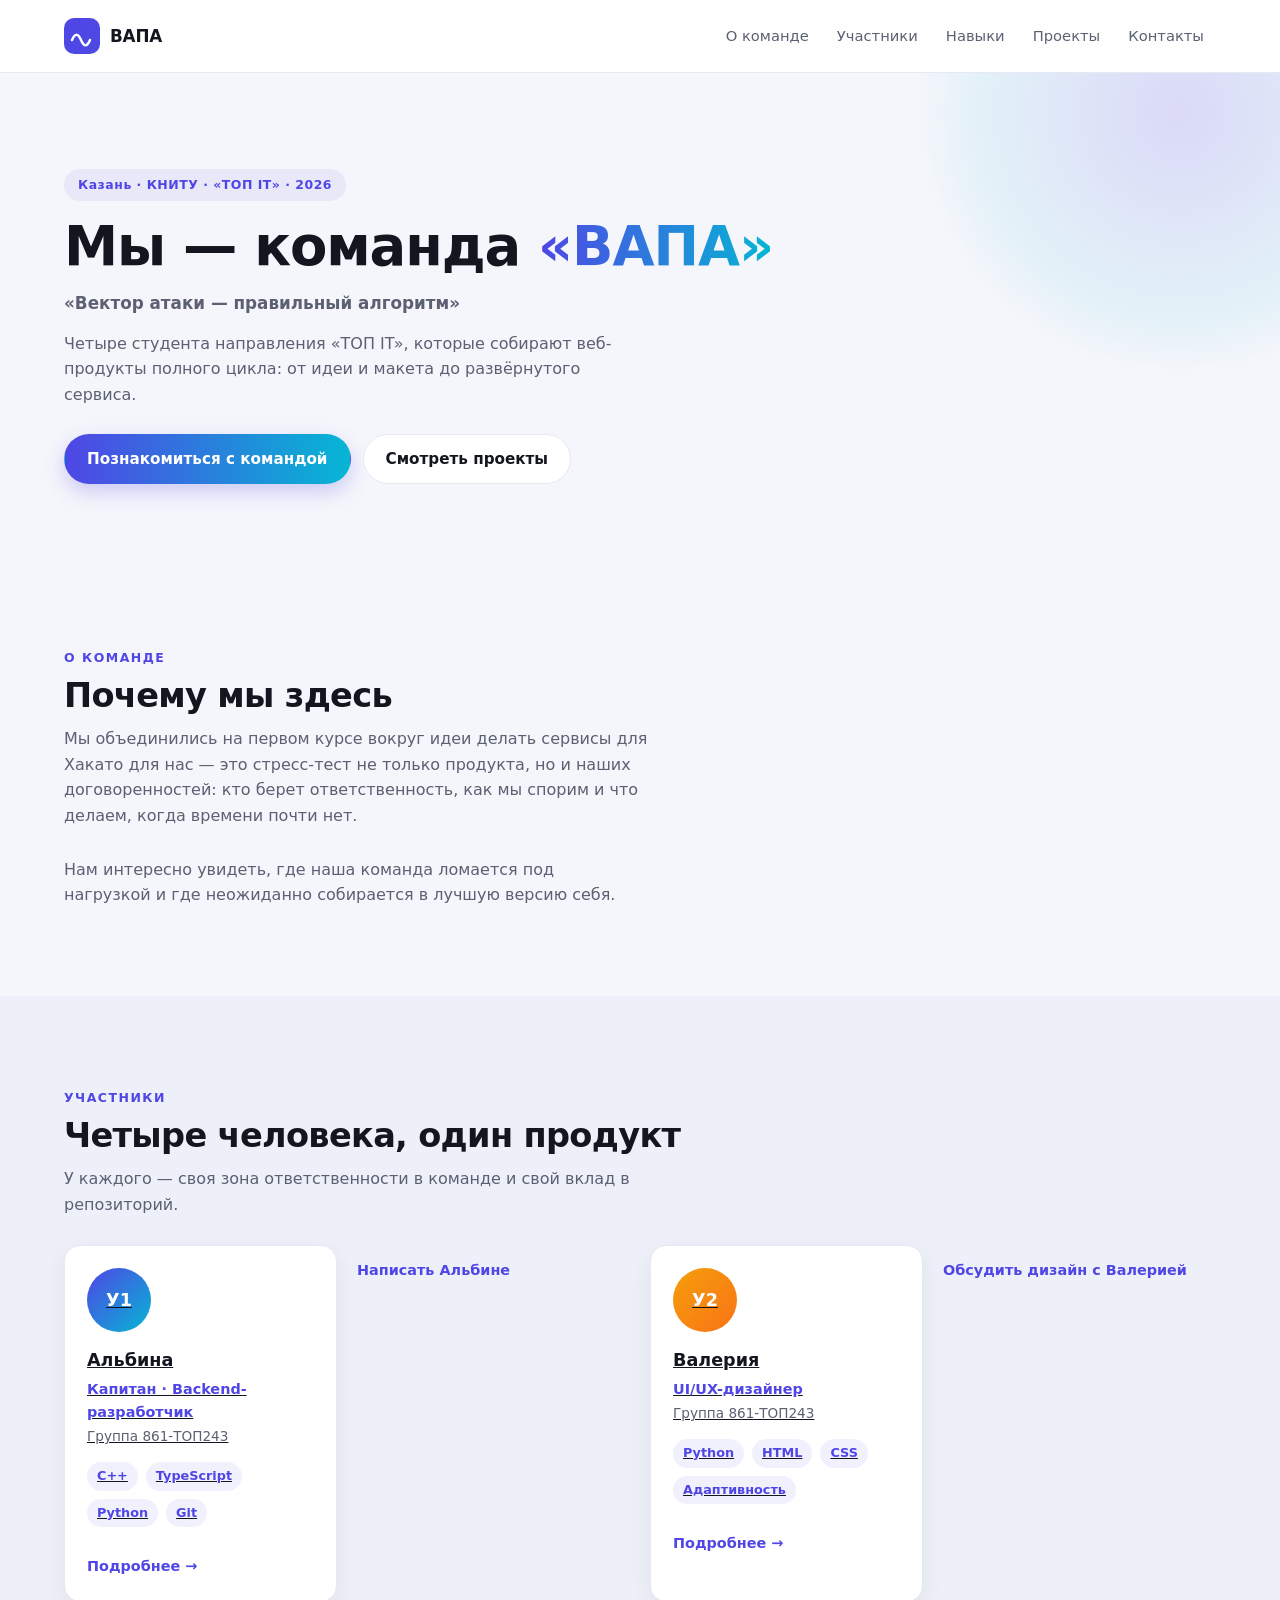
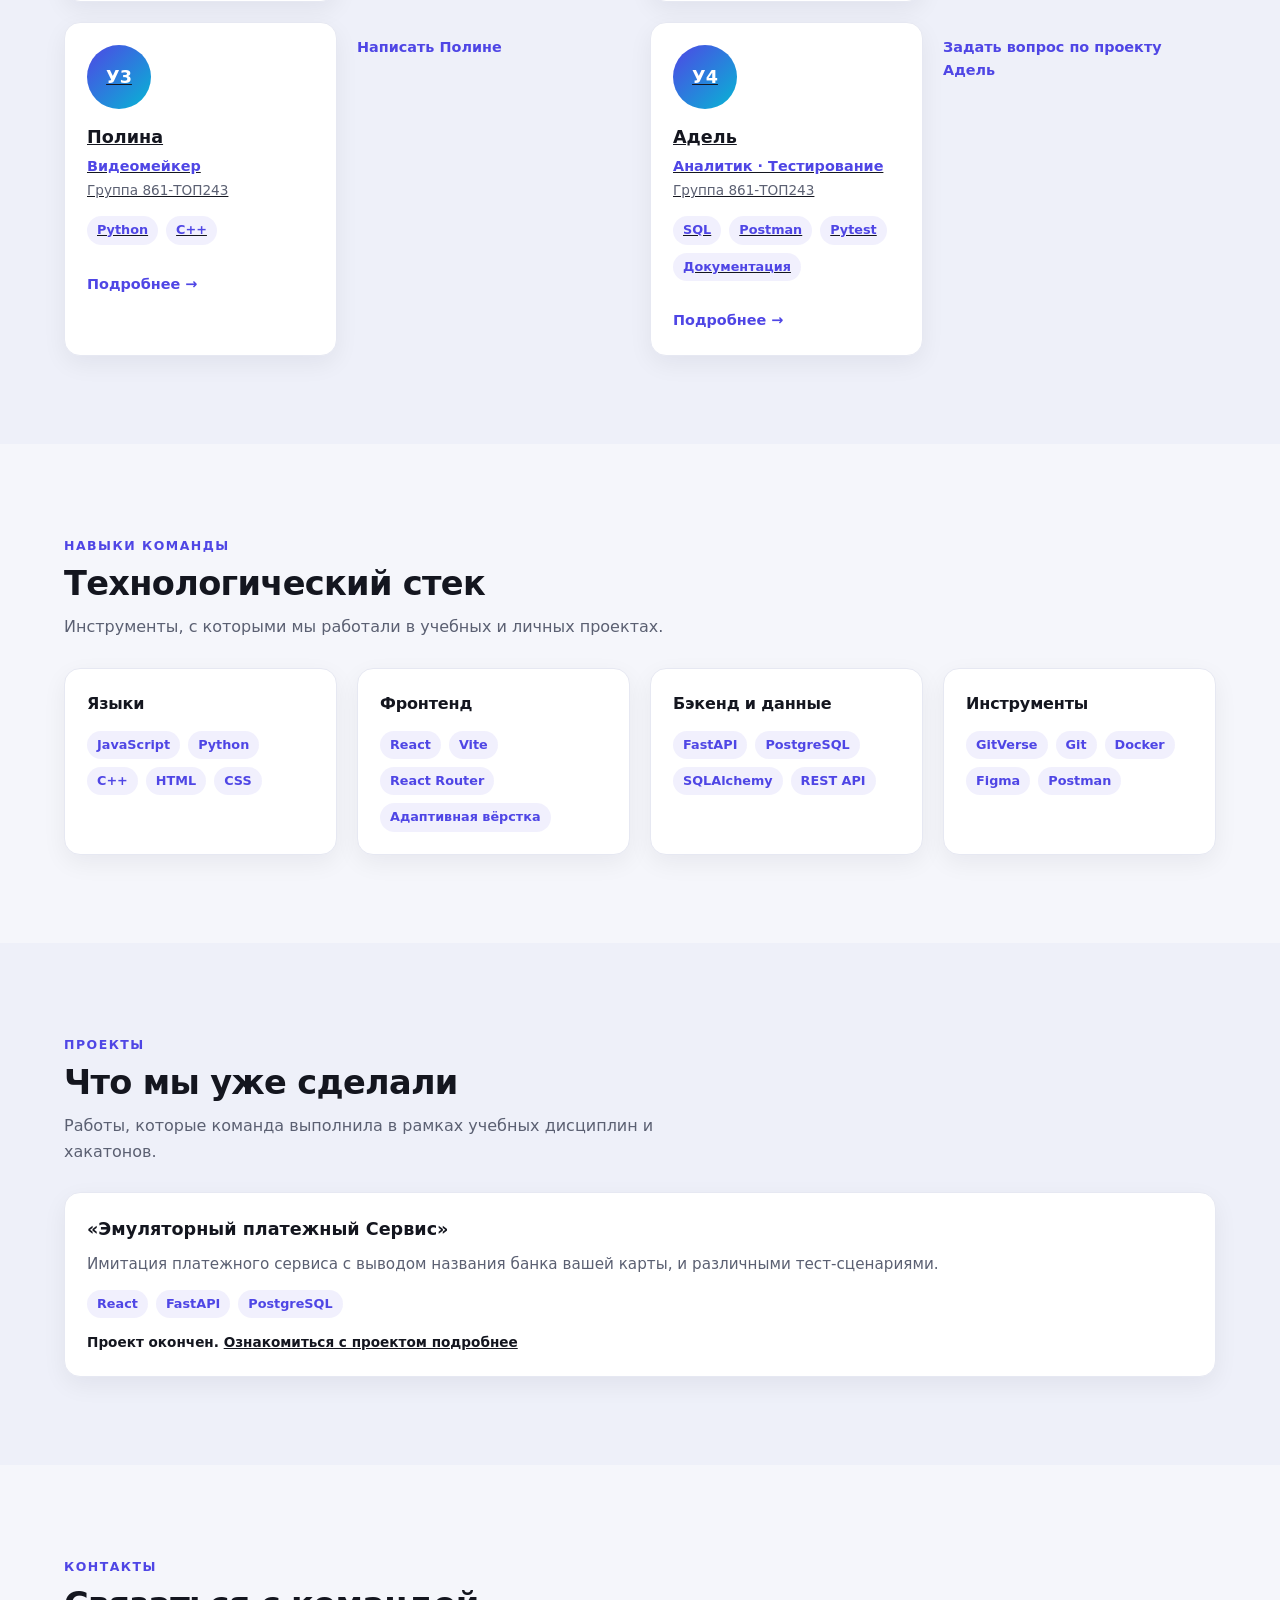
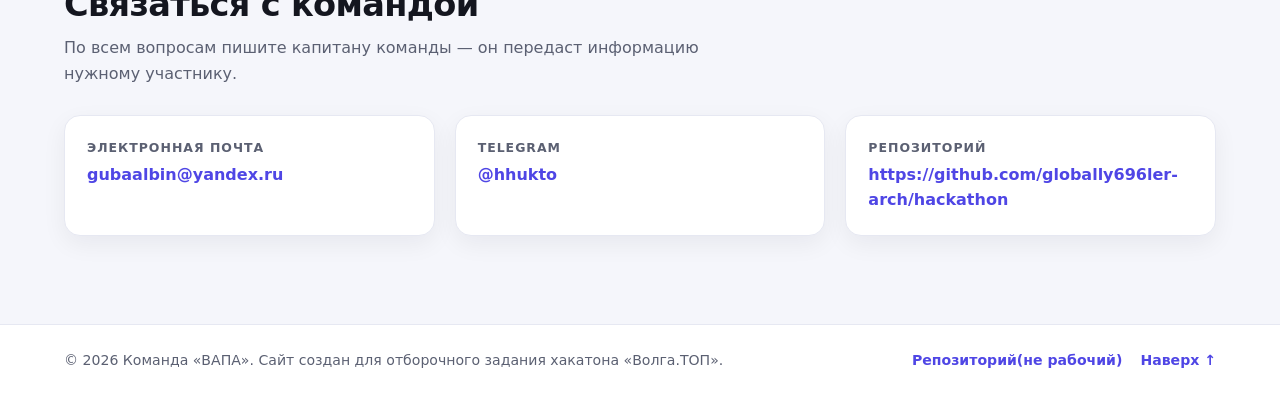
<file: index.html>
<!DOCTYPE html>
<html lang="ru">

<head>
    <meta charset="UTF-8">
    <meta name="viewport" content="width=device-width, initial-scale=1.0">
    <title>Команда «ВАПА» — сайт-визитка</title>
    <meta name="description"
        content="Сайт-визитка команды «ВАПА» — участников Всероссийского хакатона «Волга.ТОП» 2026.">
    <link rel="stylesheet" href="css/style.css">
</head>

<body>
    <a class="skip-link" href="#main">Перейти к содержанию</a>

    <!-- ================= ШАПКА ================= -->
    <header class="header">
        <div class="container header__inner">
            <a class="logo" href="#top" aria-label="ВАПА — на главную">
                <svg class="logo__mark" width="36" height="36" viewBox="0 0 36 36" fill="none" aria-hidden="true">
                    <rect width="36" height="36" rx="10" fill="url(#logoGradient)" />
                    <path d="M8 22c3-7 6-7 9 0s6 7 9 0" stroke="#fff" stroke-width="2.5" stroke-linecap="round"
                        fill="none" />
                    <defs>
                        <linearGradient id="logoGradient" x1="0" y1="0" x2="36" y2="36">
                            <stop stop-color="#4f46e5" />
                            <stop offset="1" stop-color="#06b6d4" />
                        </linearGradient>
                    </defs>
                </svg>
                <span class="logo__text">ВАПА</span>
            </a>

            <button class="burger" type="button" aria-label="Открыть меню" aria-expanded="false" aria-controls="nav">
                <span></span><span></span><span></span>
            </button>

            <nav class="nav" id="nav" aria-label="Основное меню">
                <ul class="nav__list">
                    <li><a href="#about">О команде</a></li>
                    <li><a href="#team">Участники</a></li>
                    <li><a href="#skills">Навыки</a></li>
                    <li><a href="#projects">Проекты</a></li>
                    <li><a href="#contacts">Контакты</a></li>
                </ul>
            </nav>
        </div>
    </header>

    <main id="main">
        <!-- ================= ГЕРОЙ-БЛОК ================= -->
        <section class="hero" id="top">
            <div class="container">
                <p class="hero__badge">Казань · КНИТУ · «ТОП IT» · 2026</p>
                <h1 class="hero__title">
                    Мы — команда <span class="hero__accent">«ВАПА»</span>
                </h1>
                <p class="hero__motto">«Вектор атаки — правильный алгоритм»</p>
                <p class="hero__lead">
                    Четыре студента направления «ТОП IT», которые собирают веб-продукты
                    полного цикла: от идеи и макета до развёрнутого сервиса.
                </p>
                <div class="hero__actions">
                    <a class="btn btn--primary" href="#team">Познакомиться с командой</a>
                    <a class="btn btn--ghost" href="#projects">Смотреть проекты</a>
                </div>
            </div>
        </section>

        <!-- ================= О КОМАНДЕ ================= -->
        <section class="section" id="about">
            <div class="container">
                <div class="section__head">
                    <span class="kicker">О команде</span>
                    <h2 class="section__title">Почему мы здесь</h2>
                    <p class="section__lead">
                        Мы объединились на первом курсе вокруг идеи делать сервисы для
                        Хакато для нас — это стресс-тест не только продукта, но и наших договоренностей: кто берет
                        ответственность, как мы спорим и что делаем, когда времени почти нет.
                    </p>
                </div>
                <div class="about">
                    <p class="about__text">
                        Нам интересно увидеть, где наша команда ломается под нагрузкой и где неожиданно собирается в
                        лучшую версию себя.

                    </p>
                </div>
            </div>
        </section>

        <!-- ================= УЧАСТНИКИ ================= -->
        <section class="section section--muted" id="team">
            <div class="container">
                <div class="section__head">
                    <span class="kicker">Участники</span>
                    <h2 class="section__title"> Четыре человека, один продукт</h2>
                    <p class="section__lead">
                        У каждого — своя зона ответственности в команде и свой вклад в репозиторий.
                    </p>
                </div>

                <div class="grid grid--team">
                    <a class="card member" href="member.html?id=1">
                        <div class="member__avatar" aria-hidden="true">У1</div>
                        <h3 class="member__name">Альбина</h3>
                        <p class="member__role">Капитан · Backend-разработчик</p>
                        <p class="member__group">Группа 861-ТОП243</p>
                        <ul class="chips" aria-label="Навыки участника">
                            <li>C++</li>
                            <li>TypeScript</li>
                            <li>Python</li>
                            <li>Git</li>
                        </ul>
                         <span class="member__contact">Подробнее →</span>
                        <a class="member__contact" href="https://mail.yandex.ru/?uid=1088768011#/inbox">Написать Альбине</a>
                    </a>

                    <a class="card member" href="member.html?id=2">
                        <div class="member__avatar" aria-hidden="true">У2</div>
                        <h3 class="member__name">Валерия</h3>
                        <p class="member__role">UI/UX-дизайнер</p>
                        <p class="member__group">Группа 861-ТОП243</p>
                        <ul class="chips" aria-label="Навыки участника">
                            <li>Python</li>
                            <li>HTML</li>
                            <li>CSS</li>
                            <li>Адаптивность</li>
                        </ul>
                        <span class="member__contact">Подробнее →</span>
                        <a class="member__contact" href="https://mail.google.com/mail/?view=cm&fs=1&to=globally696ler@gmail.com">Обсудить дизайн с Валерией</a>
                    </a>

                     <a class="card member" href="member.html?id=3">
                        <div class="member__avatar" aria-hidden="true">У3</div>
                        <h3 class="member__name">Полина</h3>
                        <p class="member__role">Видеомейкер</p>
                        <p class="member__group">Группа 861-ТОП243</p>
                        <ul class="chips" aria-label="Навыки участника">
                            <li>Python</li>
                            <li>C++</li>
                        </ul>
                         <span class="member__contact">Подробнее →</span>
                        <a class="member__contact" href="https://mail.google.com/mail/?view=cm&fs=1&to=po12linka@gmail.com"">Написать Полине</a>
                    </a>

                    <a class="card member" href="member.html?id=4">
                        <div class="member__avatar" aria-hidden="true">У4</div>
                        <h3 class="member__name">Адель</h3>
                        <p class="member__role">Аналитик · Тестирование</p>
                        <p class="member__group">Группа 861-ТОП243</p>
                        <ul class="chips" aria-label="Навыки участника">
                            <li>SQL</li>
                            <li>Postman</li>
                            <li>Pytest</li>
                            <li>Документация</li>
                        </ul>
                        <span class="member__contact">Подробнее →</span>
                        <a class="member__contact" href="https://mail.yandex.ru/?uid=1088768011#/inbox">Задать вопрос по проекту Адель</a>
                    </a>
                </div>
            </div>
        </section>

        <!-- ================= НАВЫКИ ================= -->
        <section class="section" id="skills">
            <div class="container">
                <div class="section__head">
                    <span class="kicker">Навыки команды</span>
                    <h2 class="section__title">Технологический стек</h2>
                    <p class="section__lead">
                        Инструменты, с которыми мы работали в учебных и личных проектах.
                    </p>
                </div>

                <div class="grid grid--skills">
                    <article class="card skill-card">
                        <h3 class="skill-card__title">Языки</h3>
                        <ul class="chips">
                            <li>JavaScript</li>
                            <li>Python</li>
                            <li>C++</li>
                            <li>HTML</li>
                            <li>CSS</li>
                        </ul>
                    </article>

                    <article class="card skill-card">
                        <h3 class="skill-card__title">Фронтенд</h3>
                        <ul class="chips">
                            <li>React</li>
                            <li>Vite</li>
                            <li>React Router</li>
                            <li>Адаптивная вёрстка</li>
                        </ul>
                    </article>

                    <article class="card skill-card">
                        <h3 class="skill-card__title">Бэкенд и данные</h3>
                        <ul class="chips">
                            <li>FastAPI</li>
                            <li>PostgreSQL</li>
                            <li>SQLAlchemy</li>
                            <li>REST API</li>
                        </ul>
                    </article>

                    <article class="card skill-card">
                        <h3 class="skill-card__title">Инструменты</h3>
                        <ul class="chips">
                            <li>GitVerse</li>
                            <li>Git</li>
                            <li>Docker</li>
                            <li>Figma</li>
                            <li>Postman</li>
                        </ul>
                    </article>
                </div>
            </div>
        </section>

        <!-- ================= ПРОЕКТЫ ================= -->
        <section class="section section--muted" id="projects">
            <div class="container">
                <div class="section__head">
                    <span class="kicker">Проекты</span>
                    <h2 class="section__title">Что мы уже сделали</h2>
                    <p class="section__lead">
                        Работы, которые команда выполнила в рамках учебных дисциплин и хакатонов.
                    </p>
                </div>

                <div class="grid grid--projects">
                    <article class="card project">
                        <h3 class="project__title">«Эмуляторный платежный Сервис»</h3>
                        <p class="project__text">
                            Имитация платежного сервиса с выводом названия банка вашей карты, и различными тест-сценариями. 
                        </p>
                        <ul class="chips">
                            <li>React</li>
                            <li>FastAPI</li>
                            <li>PostgreSQL</li>
                        </ul>
                        <p class="project__status">
    Проект окончен. <a href="https://github.com/globally696ler-arch/case_1" target="_blank" rel="noopener">Ознакомиться с проектом подробнее</a>
</p>
                        </article>
                    </div>   
                </div>   
    </section>
        <!-- ================= КОНТАКТЫ ================= -->
        <section class="section" id="contacts">
            <div class="container">
                <div class="section__head">
                    <span class="kicker">Контакты</span>
                    <h2 class="section__title">Связаться с командой</h2>
                    <p class="section__lead">
                        По всем вопросам пишите капитану команды — он передаст информацию нужному участнику.
                    </p>
                </div>

                <div class="grid grid--contacts">
                    <a class="card contact" href="https://mail.yandex.ru/?uid=1088768011#/inbox">
                        <span class="contact__label">Электронная почта</span>
                        <span class="contact__value">gubaalbin@yandex.ru</span>
                    </a>
                    <a class="card contact" href="https://t.me/hhukto" target="_blank" rel="noopener">
                        <span class="contact__label">Telegram</span>
                        <span class="contact__value">@hhukto</span>
                    </a>
                    <a class="card contact" href="https://github.com/globally696ler-arch/hackathon" target="_blank" rel="noopener">
                        <span class="contact__label">Репозиторий</span>
                        <span class="contact__value">https://github.com/globally696ler-arch/hackathon</span>
                    </a>
                </div>
            </div>
        </section>
    </main>

    <!-- ================= ПОДВАЛ ================= -->
    <footer class="footer">
        <div class="container footer__inner">
            <p class="footer__text">
                © 2026 Команда «ВАПА». Сайт создан для отборочного задания хакатона «Волга.ТОП».
            </p>
            <div class="footer__links">
                <a href="https://gitverse.ru/volga-byte" target="_blank" rel="noopener">Репозиторий(не рабочий)</a>
                <a href="#top">Наверх ↑</a>
            </div>
        </div>
    </footer>

    <script>
        // Мобильное меню: открытие/закрытие и автозакрытие при переходе по ссылке
        const burger = document.querySelector('.burger');
        const nav = document.getElementById('nav');

        burger.addEventListener('click', () => {
            const isOpen = nav.classList.toggle('is-open');
            burger.classList.toggle('is-active', isOpen);
            burger.setAttribute('aria-expanded', String(isOpen));
            burger.setAttribute('aria-label', isOpen ? 'Закрыть меню' : 'Открыть меню');
        });

        nav.querySelectorAll('a').forEach((link) => {
            link.addEventListener('click', () => {
                nav.classList.remove('is-open');
                burger.classList.remove('is-active');
                burger.setAttribute('aria-expanded', 'false');
            });
        });
    </script>
</body>

</html>
</file>
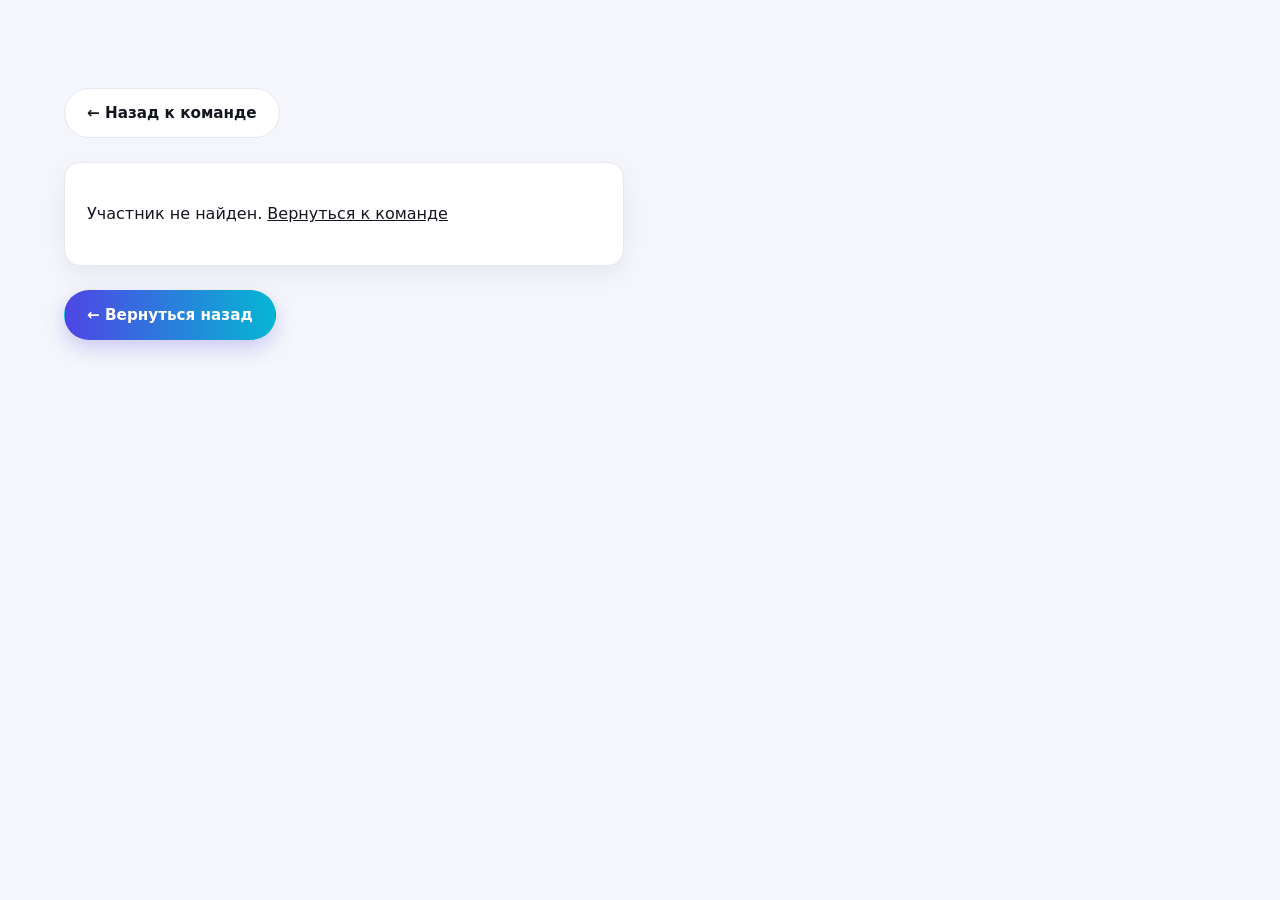
<file: member.html>
<!DOCTYPE html>
<html lang="ru">

<head>
    <meta charset="UTF-8">
    <meta name="viewport" content="width=device-width, initial-scale=1.0">
    <title>Участник команды «ВАПА»</title>
    <link rel="stylesheet" href="css/style.css">
</head>

<body>
    <main class="section" id="main">
        <div class="container">
            <a class="btn btn--ghost" href="index.html#team">← Назад к команде</a>

            <article class="card member" id="memberCard" style="margin-top:24px; max-width:560px;">
                <div class="member__avatar" id="mAvatar" aria-hidden="true"></div>
                <h1 class="member__name" id="mName"></h1>
                <p class="member__role" id="mRole"></p>
                <p class="member__group" id="mGroup"></p>
                <p class="member__info" id="mInfo"></p>
                <ul class="chips" id="mSkills" aria-label="Навыки участника"></ul>
                <a class="member__contact" id="mMail" href="#">Написать</a>
            </article>

            <p style="margin-top:24px;">
                <a class="btn btn--primary" href="index.html#team">← Вернуться назад</a>
            </p>
        </div>
    </main>

    <script>
        const members = {
            "1": {
                avatar: "У1",
                name: "Губеева Альбина",
                info:"Здравствуйте!Меня зовут Альбина.Добро пожаловать на мою страницу.Здесь вы найдете информацию обо мне и моем опыте.Если вам близко то,чем я занимаюсь,—буду рада общению и сотрудничеству.",
                role: "Капитан · Backend-разработчик",
                group: "Группа 861-ТОП243",
                skills: [ "TypeScript", "Git" , "Python", "C++"],
                mail: "gubaalbin@yandex.ru"
            },
            "2": {
                avatar: "у2",
                name: "Валерия",
                info:"",
                role: "UI/UX-дизайнер",
                group: "Группа 861-ТОП243",
                skills: ["Python", "HTML", "CSS", "Адаптивность"],
                mail: "globally696ler@gmail.com"
            },
            "3": {
                avatar: "У3",
                name: "Полина",
                info:"",
                role: "Видеомейкер",
                group: "Группа 861-ТОП243",
                skills: ["Python", "C++"],
                mail: "po12linka@gmail.com"
            },
            "4": {
                avatar: "У4",
                name: "Адель",
                info:"",
                role: "Аналитик · Тестирование",
                group: "Группа 861-ТОП243",
                skills: ["SQL", "Postman", "Pytest", "Документация"],
                mail: "shaihatova.adel@yandex.ru"
            }
        };

        // Берём id из адреса: member.html?id=2
        const id = new URLSearchParams(location.search).get('id');
        const m = members[id];

        if (!m) {
            document.getElementById('memberCard').innerHTML =
                '<p>Участник не найден. <a href="index.html#team">Вернуться к команде</a></p>';
        } else {
            document.title = m.name + ' — команда «ВАПА»';
            document.getElementById('mAvatar').textContent = m.avatar;
            document.getElementById('mName').textContent = m.name;
            document.getElementById('mRole').textContent = m.role;
            document.getElementById('mGroup').textContent = m.group;
            document.getElementById('mInfo').textContent = m.info || '';

            const skills = document.getElementById('mSkills');
            m.skills.forEach(s => {
                const li = document.createElement('li');
                li.textContent = s;
                skills.appendChild(li);
            });

            const mail = document.getElementById('mMail');
            mail.href = 'mailto:' + m.mail;
            mail.textContent = 'Написать на: ' + m.mail;
        }
    </script>
</body>


</html>
</file>
<file: css/style.css>
/* ===== Переменные и базовые стили ===== */
:root {
    --bg: #f5f6fb;
    --surface: #ffffff;
    --text: #14161f;
    --muted: #5b6072;
    --accent: #4f46e5;
    --accent-2: #06b6d4;
    --border: #e6e8f2;
    --shadow: 0 8px 24px rgba(20, 22, 31, 0.06);
    --radius: 16px;
    --container: 1200px;
}

*,
*::before,
*::after {
    box-sizing: border-box;
}

html {
    scroll-behavior: smooth;
    scroll-padding-top: 80px;
    /* чтобы якоря не уходили под липкую шапку */
}

body {
    margin: 0;
    font-family: system-ui, -apple-system, "Segoe UI", Roboto, Arial, sans-serif;
    font-size: 16px;
    line-height: 1.6;
    color: var(--text);
    background: var(--bg);
    -webkit-font-smoothing: antialiased;
}

a {
    color: inherit;
}

.container {
    width: 100%;
    max-width: var(--container);
    margin: 0 auto;
    padding: 0 16px;
}

.skip-link {
    position: absolute;
    left: -9999px;
    top: 0;
    background: var(--accent);
    color: #fff;
    padding: 10px 16px;
    border-radius: 0 0 8px 0;
    z-index: 100;
}

.skip-link:focus {
    left: 0;
}

:focus-visible {
    outline: 3px solid var(--accent);
    outline-offset: 2px;
    border-radius: 6px;
}

/* ===== Шапка ===== */
.header {
    position: sticky;
    top: 0;
    z-index: 50;
    background: rgba(255, 255, 255, 0.88);
    backdrop-filter: blur(10px);
    border-bottom: 1px solid var(--border);
}

.header__inner {
    display: flex;
    align-items: center;
    justify-content: space-between;
    gap: 16px;
    min-height: 64px;
}

.logo {
    display: inline-flex;
    align-items: center;
    gap: 10px;
    text-decoration: none;
    font-weight: 700;
    font-size: 1.05rem;
    letter-spacing: -0.01em;
}

.logo__mark {
    flex-shrink: 0;
    display: block;
}

/* Кнопка-бургер (видна только на мобильных) */
.burger {
    display: inline-flex;
    flex-direction: column;
    justify-content: center;
    gap: 5px;
    width: 44px;
    height: 44px;
    padding: 0 10px;
    background: var(--surface);
    border: 1px solid var(--border);
    border-radius: 12px;
    cursor: pointer;
}

.burger span {
    display: block;
    height: 2px;
    background: var(--text);
    border-radius: 2px;
    transition: transform 0.2s ease, opacity 0.2s ease;
}

.burger.is-active span:nth-child(1) {
    transform: translateY(7px) rotate(45deg);
}

.burger.is-active span:nth-child(2) {
    opacity: 0;
}

.burger.is-active span:nth-child(3) {
    transform: translateY(-7px) rotate(-45deg);
}

/* Мобильное выпадающее меню */
.nav {
    display: none;
    position: absolute;
    left: 0;
    right: 0;
    top: 100%;
    background: var(--surface);
    border-bottom: 1px solid var(--border);
    padding: 8px 16px 16px;
    box-shadow: var(--shadow);
}

.nav.is-open {
    display: block;
}

.nav__list {
    list-style: none;
    margin: 0;
    padding: 0;
    display: flex;
    flex-direction: column;
    gap: 2px;
}

.nav__list a {
    display: block;
    padding: 11px 12px;
    border-radius: 10px;
    text-decoration: none;
    font-weight: 500;
    color: var(--muted);
    transition: background 0.2s ease, color 0.2s ease;
}

.nav__list a:hover {
    background: rgba(79, 70, 229, 0.08);
    color: var(--accent);
}

/* ===== Герой ===== */
.hero {
    position: relative;
    overflow: hidden;
    padding: 56px 0 44px;
}

.hero::before {
    content: "";
    position: absolute;
    top: -220px;
    right: -160px;
    width: 520px;
    height: 520px;
    border-radius: 50%;
    background: radial-gradient(circle,
            rgba(79, 70, 229, 0.16),
            rgba(6, 182, 212, 0.08) 55%,
            transparent 72%);
    pointer-events: none;
}

.hero .container {
    position: relative;
}

.hero__badge {
    display: inline-block;
    margin: 0 0 16px;
    padding: 6px 14px;
    font-size: 0.78rem;
    font-weight: 600;
    letter-spacing: 0.04em;
    color: var(--accent);
    background: rgba(79, 70, 229, 0.08);
    border-radius: 999px;
}

.hero__title {
    margin: 0 0 12px;
    font-size: clamp(1.9rem, 6vw, 3.4rem);
    line-height: 1.12;
    letter-spacing: -0.02em;
}

.hero__accent {
    background: linear-gradient(90deg, var(--accent), var(--accent-2));
    -webkit-background-clip: text;
    background-clip: text;
    color: transparent;
}

.hero__motto {
    margin: 0 0 14px;
    font-size: 1.05rem;
    font-weight: 600;
    color: var(--muted);
}

.hero__lead {
    max-width: 560px;
    margin: 0 0 26px;
    color: var(--muted);
}

.hero__actions {
    display: flex;
    flex-wrap: wrap;
    gap: 12px;
}

/* ===== Кнопки ===== */
.btn {
    display: inline-flex;
    align-items: center;
    justify-content: center;
    gap: 8px;
    padding: 12px 22px;
    border-radius: 999px;
    font-weight: 600;
    font-size: 0.95rem;
    text-decoration: none;
    border: 1px solid transparent;
    transition: transform 0.2s ease, box-shadow 0.2s ease, color 0.2s ease,
        border-color 0.2s ease;
}

.btn--primary {
    background: linear-gradient(90deg, var(--accent), var(--accent-2));
    color: #fff;
    box-shadow: 0 8px 20px rgba(79, 70, 229, 0.25);
}

.btn--primary:hover {
    transform: translateY(-2px);
    box-shadow: 0 12px 26px rgba(79, 70, 229, 0.32);
}

.btn--ghost {
    background: var(--surface);
    border-color: var(--border);
    color: var(--text);
}

.btn--ghost:hover {
    border-color: var(--accent);
    color: var(--accent);
}

/* ===== Секции ===== */
.section {
    padding: 56px 0;
}

.section--muted {
    background: #eef0f9;
}

.section__head {
    max-width: 640px;
    margin-bottom: 28px;
}

.kicker {
    display: inline-block;
    margin-bottom: 8px;
    font-size: 0.78rem;
    font-weight: 700;
    letter-spacing: 0.12em;
    text-transform: uppercase;
    color: var(--accent);
}

.section__title {
    margin: 0 0 10px;
    font-size: clamp(1.5rem, 4vw, 2.1rem);
    line-height: 1.2;
    letter-spacing: -0.02em;
}

.section__lead {
    margin: 0;
    color: var(--muted);
}

/* ===== Сетки ===== */
.grid {
    display: grid;
    gap: 20px;
}

.grid--team {
    grid-template-columns: repeat(auto-fit, minmax(240px, 1fr));
}

.grid--skills {
    grid-template-columns: repeat(auto-fit, minmax(240px, 1fr));
}

.grid--projects {
    grid-template-columns: repeat(auto-fit, minmax(280px, 1fr));
}

.grid--contacts {
    grid-template-columns: repeat(auto-fit, minmax(220px, 1fr));
}

/* ===== Карточки ===== */
.card {
    background: var(--surface);
    border: 1px solid var(--border);
    border-radius: var(--radius);
    padding: 22px;
    box-shadow: var(--shadow);
    transition: transform 0.2s ease, box-shadow 0.2s ease;
}

.card:hover {
    transform: translateY(-4px);
    box-shadow: 0 14px 32px rgba(20, 22, 31, 0.1);
}

/* ===== О команде ===== */
.about {
    display: grid;
    gap: 16px;
}

.about__text {
    margin: 0;
    color: var(--muted);
}

/* ===== Карточка участника ===== */
.member__avatar {
    display: grid;
    place-items: center;
    width: 64px;
    height: 64px;
    margin-bottom: 14px;
    border-radius: 50%;
    font-weight: 700;
    font-size: 1.1rem;
    color: #fff;
    background: linear-gradient(135deg, var(--accent), var(--accent-2));
}

.member:nth-child(2n) .member__avatar {
    background: linear-gradient(135deg, #0ea5e9, #22d3ee);
}

.member:nth-child(3n) .member__avatar {
    background: linear-gradient(135deg, #f59e0b, #f97316);
}

.member:nth-child(4n) .member__avatar {
    background: linear-gradient(135deg, #ec4899, #8b5cf6);
}

.member__name {
    margin: 0 0 4px;
    font-size: 1.1rem;
}

.member__role {
    margin: 0 0 2px;
    font-weight: 600;
    color: var(--accent);
    font-size: 0.9rem;
}

.member__group {
    margin: 0 0 14px;
    font-size: 0.85rem;
    color: var(--muted);
}

.member__contact {
    display: inline-block;
    margin-top: 14px;
    font-size: 0.9rem;
    font-weight: 600;
    color: var(--accent);
    text-decoration: none;
    border-bottom: 1px solid transparent;
    transition: border-color 0.2s ease;
}

.member__contact:hover {
    border-color: var(--accent);
}

/* ===== Чипы (теги) ===== */
.chips {
    display: flex;
    flex-wrap: wrap;
    gap: 8px;
    list-style: none;
    margin: 0 0 14px;
    padding: 0;
}

.chips li {
    padding: 4px 10px;
    font-size: 0.8rem;
    font-weight: 600;
    color: var(--accent);
    background: rgba(79, 70, 229, 0.08);
    border-radius: 999px;
}

/* ===== Навыки ===== */
.skill-card__title {
    margin: 0 0 14px;
    font-size: 1rem;
    letter-spacing: -0.01em;
}

.skill-card .chips {
    margin-bottom: 0;
}

/* ===== Проекты ===== */
.project__title {
    margin: 0 0 8px;
    font-size: 1.1rem;
}

.project__text {
    margin: 0 0 14px;
    color: var(--muted);
    font-size: 0.95rem;
}

.project__status {
    margin: 0;
    font-size: 0.85rem;
    font-weight: 600;
    color: var(--text);
}

/* ===== Контакты ===== */
.contact {
    display: flex;
    flex-direction: column;
    gap: 4px;
    text-decoration: none;
}

.contact__label {
    font-size: 0.78rem;
    font-weight: 700;
    letter-spacing: 0.08em;
    text-transform: uppercase;
    color: var(--muted);
}

.contact__value {
    font-weight: 600;
    color: var(--accent);
    word-break: break-word;
}

/* ===== Подвал ===== */
.footer {
    border-top: 1px solid var(--border);
    background: var(--surface);
    padding: 24px 0;
}

.footer__inner {
    display: flex;
    flex-direction: column;
    gap: 12px;
}

.footer__text {
    margin: 0;
    font-size: 0.88rem;
    color: var(--muted);
}

.footer__links {
    display: flex;
    flex-wrap: wrap;
    gap: 18px;
}

.footer__links a {
    font-size: 0.88rem;
    font-weight: 600;
    color: var(--accent);
    text-decoration: none;
}

.footer__links a:hover {
    text-decoration: underline;
}

/* ===== Планшет и десктоп ===== */
@media (min-width: 768px) {
    .container {
        padding: 0 24px;
    }

    .header__inner {
        min-height: 72px;
    }

    .burger {
        display: none;
    }

    .nav {
        display: block;
        position: static;
        padding: 0;
        background: transparent;
        border: 0;
        box-shadow: none;
    }

    .nav__list {
        flex-direction: row;
        gap: 4px;
    }

    .nav__list a {
        padding: 8px 12px;
        font-size: 0.92rem;
    }

    .hero {
        padding: 80px 0 64px;
    }

    .section {
        padding: 72px 0;
    }

    .about {
        grid-template-columns: 1fr 1fr;
        gap: 28px;
    }

    .footer__inner {
        flex-direction: row;
        align-items: center;
        justify-content: space-between;
    }
}

@media (min-width: 1200px) {
    .hero {
        padding: 96px 0 72px;
    }

    .section {
        padding: 88px 0;
    }
}
</file>
